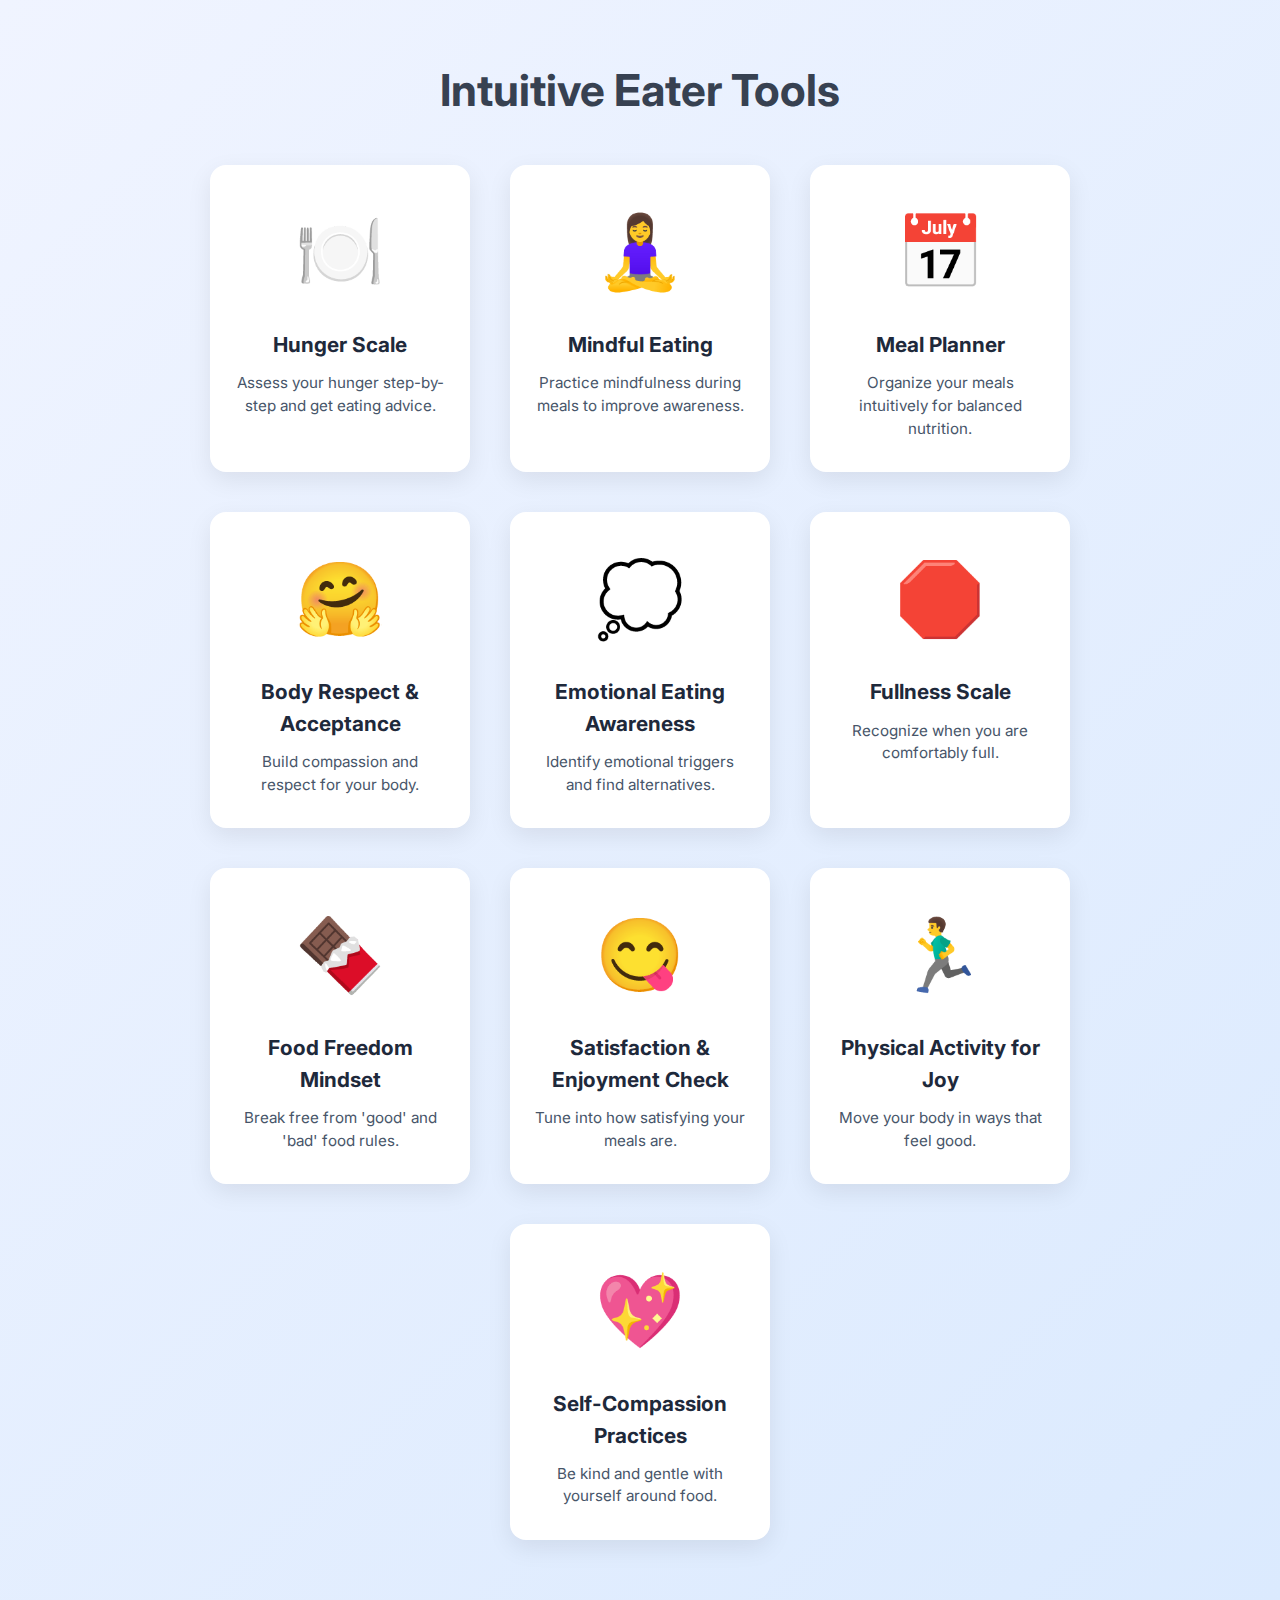
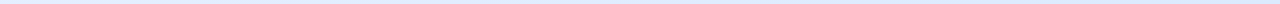
<file: index.html>
﻿<!DOCTYPE html>
<html lang="en" >
<head>
  <meta charset="UTF-8" />
  <meta name="viewport" content="width=device-width, initial-scale=1" />
  <title>Intuitive Eater Tools</title>
  <link href="https://cdn.jsdelivr.net/npm/bootstrap@5.3.0/dist/css/bootstrap.min.css" rel="stylesheet" />
  <link rel="stylesheet" href="styles.css" />
  <link href="https://fonts.googleapis.com/css2?family=Inter:wght@400;600;700&display=swap" rel="stylesheet" />
</head>
<body class="home-body">

  <h1>Intuitive Eater Tools</h1>

  <div class="tools-container">

    <div class="tool-card" role="button" tabindex="0" onclick="location.href='hunger-scale.html'" onkeypress="if(event.key==='Enter'){location.href='hunger-scale.html'}" aria-label="Go to Hunger Scale tool">
      <div class="tool-icon" aria-hidden="true">🍽️</div>
      <div class="tool-title">Hunger Scale</div>
      <div class="tool-desc">Assess your hunger step-by-step and get eating advice.</div>
    </div>

    <div class="tool-card" role="button" tabindex="0" onclick="alert('Coming soon!')" onkeypress="if(event.key==='Enter'){alert('Coming soon!')}" aria-label="Coming soon tool Mindful Eating">
      <div class="tool-icon" aria-hidden="true">🧘‍♀️</div>
      <div class="tool-title">Mindful Eating</div>
      <div class="tool-desc">Practice mindfulness during meals to improve awareness.</div>
    </div>

    <div class="tool-card" role="button" tabindex="0" onclick="alert('Coming soon!')" onkeypress="if(event.key==='Enter'){alert('Coming soon!')}" aria-label="Coming soon tool Meal Planner">
      <div class="tool-icon" aria-hidden="true">📅</div>
      <div class="tool-title">Meal Planner</div>
      <div class="tool-desc">Organize your meals intuitively for balanced nutrition.</div>
    </div>

    <div class="tool-card" role="button" tabindex="0" onclick="alert('Coming soon!')" onkeypress="if(event.key==='Enter'){alert('Coming soon!')}" aria-label="Coming soon tool Body Respect and Acceptance">
      <div class="tool-icon" aria-hidden="true">🤗</div>
      <div class="tool-title">Body Respect &amp; Acceptance</div>
      <div class="tool-desc">Build compassion and respect for your body.</div>
    </div>

    <div class="tool-card" role="button" tabindex="0" onclick="alert('Coming soon!')" onkeypress="if(event.key==='Enter'){alert('Coming soon!')}" aria-label="Coming soon tool Emotional Eating Awareness">
      <div class="tool-icon" aria-hidden="true">💭</div>
      <div class="tool-title">Emotional Eating Awareness</div>
      <div class="tool-desc">Identify emotional triggers and find alternatives.</div>
    </div>

<div class="tool-card" role="button" tabindex="0"
     onclick="location.href='fullness-scale.html'"
     onkeypress="if(event.key==='Enter'){location.href='fullness-scale.html'}"
     aria-label="Go to Fullness Scale tool">
  <div class="tool-icon" aria-hidden="true">🛑</div>
  <div class="tool-title">Fullness Scale</div>
  <div class="tool-desc">Recognize when you are comfortably full.</div>
</div>

    <div class="tool-card" role="button" tabindex="0" onclick="alert('Coming soon!')" onkeypress="if(event.key==='Enter'){alert('Coming soon!')}" aria-label="Coming soon tool Food Freedom Mindset">
      <div class="tool-icon" aria-hidden="true">🍫</div>
      <div class="tool-title">Food Freedom Mindset</div>
      <div class="tool-desc">Break free from 'good' and 'bad' food rules.</div>
    </div>

    <div class="tool-card" role="button" tabindex="0" onclick="alert('Coming soon!')" onkeypress="if(event.key==='Enter'){alert('Coming soon!')}" aria-label="Coming soon tool Satisfaction and Enjoyment Check">
      <div class="tool-icon" aria-hidden="true">😋</div>
      <div class="tool-title">Satisfaction &amp; Enjoyment Check</div>
      <div class="tool-desc">Tune into how satisfying your meals are.</div>
    </div>

    <div class="tool-card" role="button" tabindex="0" onclick="alert('Coming soon!')" onkeypress="if(event.key==='Enter'){alert('Coming soon!')}" aria-label="Coming soon tool Physical Activity for Joy">
      <div class="tool-icon" aria-hidden="true">🏃‍♂️</div>
      <div class="tool-title">Physical Activity for Joy</div>
      <div class="tool-desc">Move your body in ways that feel good.</div>
    </div>

    <div class="tool-card" role="button" tabindex="0" onclick="alert('Coming soon!')" onkeypress="if(event.key==='Enter'){alert('Coming soon!')}" aria-label="Coming soon tool Self-Compassion Practices">
      <div class="tool-icon" aria-hidden="true">💖</div>
      <div class="tool-title">Self-Compassion Practices</div>
      <div class="tool-desc">Be kind and gentle with yourself around food.</div>
    </div>

  </div>

</body>
</html>
</file>
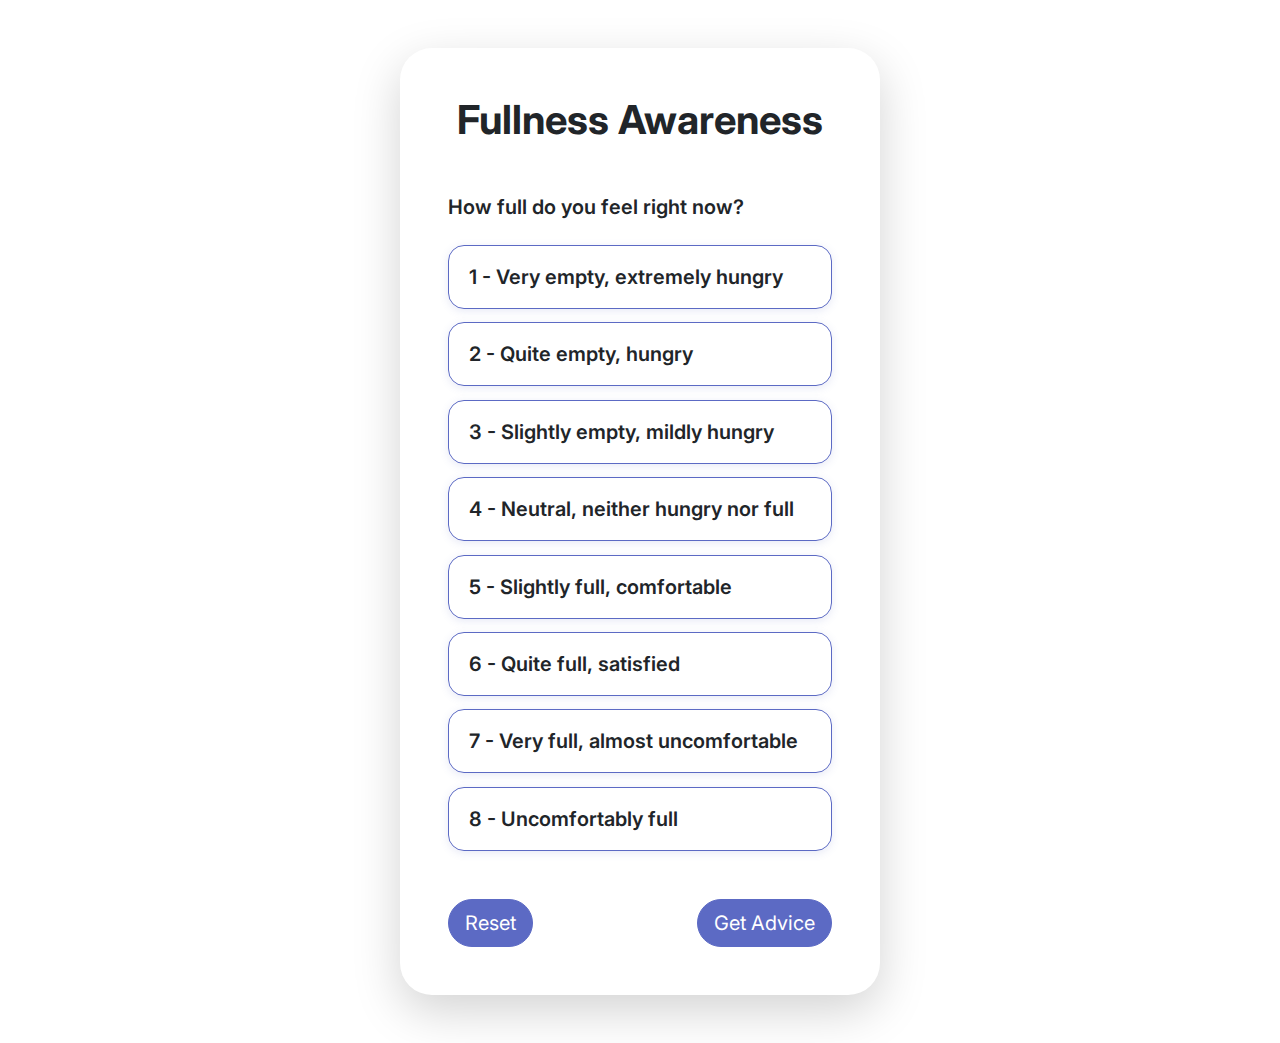
<file: fullness-scale.html>
<!DOCTYPE html>
<html lang="en">
<head>
  <meta charset="UTF-8" />
  <meta name="viewport" content="width=device-width, initial-scale=1" />
  <title>Fullness Scale - Intuitive Eater Tools</title>
  <link href="https://cdn.jsdelivr.net/npm/bootstrap@5.3.0/dist/css/bootstrap.min.css" rel="stylesheet" />
  <link rel="stylesheet" href="styles.css" />
  <link href="https://fonts.googleapis.com/css2?family=Inter:wght@400;600;700&display=swap" rel="stylesheet" />
</head>
<body class="bg-gradient-to-r from-indigo-50 via-white to-indigo-50 d-flex flex-column align-items-center py-5">

  <main class="bg-white rounded-5 shadow-lg p-5" style="max-width:480px; width:90vw; font-family: 'Inter', sans-serif;">
    <h1 class="text-center fw-bold mb-5 display-6 text-indigo-900">Fullness Awareness</h1>

    <form id="fullnessForm" aria-live="polite" aria-atomic="true" novalidate>
      <p class="fw-semibold fs-5 mb-4" id="fullnessQuestion">How full do you feel right now?</p>
      <div class="btn-group-vertical w-100" role="group" aria-labelledby="fullnessQuestion">
        <input type="radio" class="btn-check" name="fullness" id="f-opt1" value="0" required autocomplete="off" />
        <label class="btn btn-outline-indigo rounded-4 py-3 fs-5" for="f-opt1">1 - Very empty, extremely hungry</label>

        <input type="radio" class="btn-check" name="fullness" id="f-opt2" value="1" autocomplete="off" />
        <label class="btn btn-outline-indigo rounded-4 py-3 fs-5" for="f-opt2">2 - Quite empty, hungry</label>

        <input type="radio" class="btn-check" name="fullness" id="f-opt3" value="2" autocomplete="off" />
        <label class="btn btn-outline-indigo rounded-4 py-3 fs-5" for="f-opt3">3 - Slightly empty, mildly hungry</label>

        <input type="radio" class="btn-check" name="fullness" id="f-opt4" value="3" autocomplete="off" />
        <label class="btn btn-outline-indigo rounded-4 py-3 fs-5" for="f-opt4">4 - Neutral, neither hungry nor full</label>

        <input type="radio" class="btn-check" name="fullness" id="f-opt5" value="4" autocomplete="off" />
        <label class="btn btn-outline-indigo rounded-4 py-3 fs-5" for="f-opt5">5 - Slightly full, comfortable</label>

        <input type="radio" class="btn-check" name="fullness" id="f-opt6" value="5" autocomplete="off" />
        <label class="btn btn-outline-indigo rounded-4 py-3 fs-5" for="f-opt6">6 - Quite full, satisfied</label>

        <input type="radio" class="btn-check" name="fullness" id="f-opt7" value="6" autocomplete="off" />
        <label class="btn btn-outline-indigo rounded-4 py-3 fs-5" for="f-opt7">7 - Very full, almost uncomfortable</label>

        <input type="radio" class="btn-check" name="fullness" id="f-opt8" value="7" autocomplete="off" />
        <label class="btn btn-outline-indigo rounded-4 py-3 fs-5" for="f-opt8">8 - Uncomfortably full</label>
      </div>

      <div class="d-flex justify-content-between mt-5">
        <button id="resetBtn" type="button" class="btn btn-indigo btn-lg rounded-pill">Reset</button>
        <button id="submitBtn" type="submit" class="btn btn-indigo btn-lg rounded-pill">Get Advice</button>
      </div>
    </form>

    <div id="result" class="alert alert-indigo mt-5 fs-5 fw-semibold text-center" role="alert" style="display:none;"></div>
  </main>

  <script src="fullness-scale.js"></script>
</body>
</html>
</file>
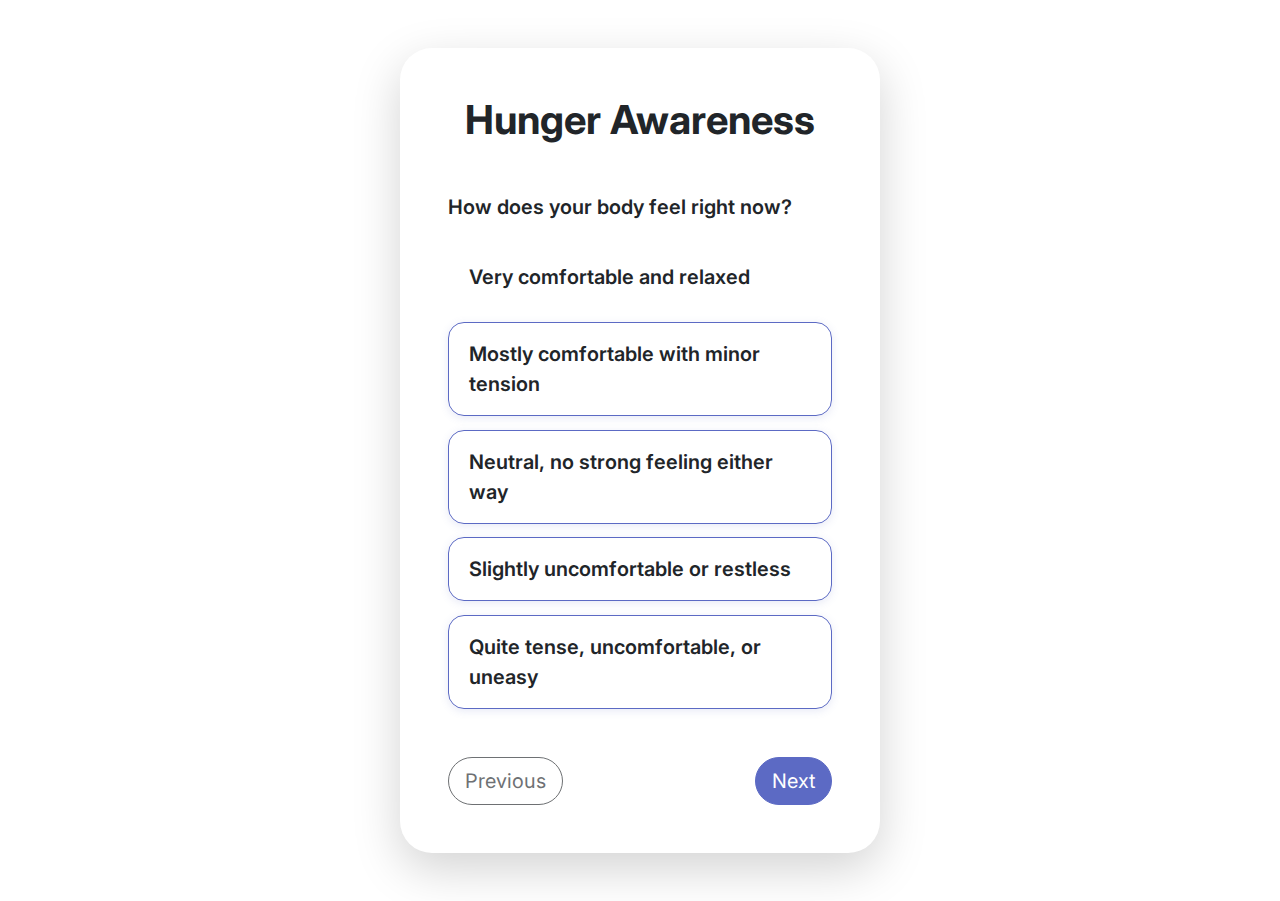
<file: hunger-scale.html>
<!DOCTYPE html>
<html lang="en" >
<head>
  <meta charset="UTF-8" />
  <meta name="viewport" content="width=device-width, initial-scale=1" />
  <title>Hunger Scale - Intuitive Eater Tools</title>
  <link href="https://cdn.jsdelivr.net/npm/bootstrap@5.3.0/dist/css/bootstrap.min.css" rel="stylesheet" />
  <link rel="stylesheet" href="styles.css" />
  <link href="https://fonts.googleapis.com/css2?family=Inter:wght@400;600;700&display=swap" rel="stylesheet" />
</head>
<body class="bg-gradient-to-r from-indigo-50 via-white to-indigo-50 d-flex flex-column align-items-center py-5">

  <main class="bg-white rounded-5 shadow-lg p-5" style="max-width:480px; width:90vw; font-family: 'Inter', sans-serif;">
    <h1 class="text-center fw-bold mb-5 display-6 text-indigo-900">Hunger Awareness</h1>

    <form id="hungerForm" aria-live="polite" aria-atomic="true" novalidate>
      <!-- Step 1 -->
      <div class="step active" data-step="1">
        <p class="fw-semibold fs-5 mb-4" id="q1">How does your body feel right now?</p>
        <div class="btn-group-vertical w-100" role="group" aria-labelledby="q1">
          <input type="radio" class="btn-check" name="step1" id="s1-opt1" value="0" required autocomplete="off" />
          <label class="btn btn-outline-indigo rounded-4 py-3 fs-5" for="s1-opt1">Very comfortable and relaxed</label>

          <input type="radio" class="btn-check" name="step1" id="s1-opt2" value="1" autocomplete="off" />
          <label class="btn btn-outline-indigo rounded-4 py-3 fs-5" for="s1-opt2">Mostly comfortable with minor tension</label>

          <input type="radio" class="btn-check" name="step1" id="s1-opt3" value="2" autocomplete="off" />
          <label class="btn btn-outline-indigo rounded-4 py-3 fs-5" for="s1-opt3">Neutral, no strong feeling either way</label>

          <input type="radio" class="btn-check" name="step1" id="s1-opt4" value="3" autocomplete="off" />
          <label class="btn btn-outline-indigo rounded-4 py-3 fs-5" for="s1-opt4">Slightly uncomfortable or restless</label>

          <input type="radio" class="btn-check" name="step1" id="s1-opt5" value="4" autocomplete="off" />
          <label class="btn btn-outline-indigo rounded-4 py-3 fs-5" for="s1-opt5">Quite tense, uncomfortable, or uneasy</label>
        </div>
      </div>

      <!-- Step 2 -->
      <div class="step" data-step="2">
        <p class="fw-semibold fs-5 mb-4" id="q2">How is your mood right now?</p>
        <div class="btn-group-vertical w-100" role="group" aria-labelledby="q2">
          <input type="radio" class="btn-check" name="step2" id="s2-opt1" value="0" required autocomplete="off" />
          <label class="btn btn-outline-indigo rounded-4 py-3 fs-5" for="s2-opt1">Very calm and happy</label>

          <input type="radio" class="btn-check" name="step2" id="s2-opt2" value="1" autocomplete="off" />
          <label class="btn btn-outline-indigo rounded-4 py-3 fs-5" for="s2-opt2">Mostly calm, a little distracted</label>

          <input type="radio" class="btn-check" name="step2" id="s2-opt3" value="2" autocomplete="off" />
          <label class="btn btn-outline-indigo rounded-4 py-3 fs-5" for="s2-opt3">Neutral mood</label>

          <input type="radio" class="btn-check" name="step2" id="s2-opt4" value="3" autocomplete="off" />
          <label class="btn btn-outline-indigo rounded-4 py-3 fs-5" for="s2-opt4">A bit irritable or short-tempered</label>

          <input type="radio" class="btn-check" name="step2" id="s2-opt5" value="4" autocomplete="off" />
          <label class="btn btn-outline-indigo rounded-4 py-3 fs-5" for="s2-opt5">Easily annoyed, cranky, or snappy</label>

          <input type="radio" class="btn-check" name="step2" id="s2-opt6" value="5" autocomplete="off" />
          <label class="btn btn-outline-indigo rounded-4 py-3 fs-5" for="s2-opt6">Struggling to keep a positive mood</label>
        </div>
      </div>

      <!-- Step 3 -->
      <div class="step" data-step="3">
        <p class="fw-semibold fs-5 mb-4" id="q3">How is your energy level?</p>
        <div class="btn-group-vertical w-100" role="group" aria-labelledby="q3">
          <input type="radio" class="btn-check" name="step3" id="s3-opt1" value="0" required autocomplete="off" />
          <label class="btn btn-outline-indigo rounded-4 py-3 fs-5" for="s3-opt1">Fully alert and energized</label>

          <input type="radio" class="btn-check" name="step3" id="s3-opt2" value="1" autocomplete="off" />
          <label class="btn btn-outline-indigo rounded-4 py-3 fs-5" for="s3-opt2">Mostly alert, slight tiredness</label>

          <input type="radio" class="btn-check" name="step3" id="s3-opt3" value="2" autocomplete="off" />
          <label class="btn btn-outline-indigo rounded-4 py-3 fs-5" for="s3-opt3">Neutral, neither tired nor energetic</label>

          <input type="radio" class="btn-check" name="step3" id="s3-opt4" value="3" autocomplete="off" />
          <label class="btn btn-outline-indigo rounded-4 py-3 fs-5" for="s3-opt4">Somewhat tired or sluggish</label>

          <input type="radio" class="btn-check" name="step3" id="s3-opt5" value="4" autocomplete="off" />
          <label class="btn btn-outline-indigo rounded-4 py-3 fs-5" for="s3-opt5">Very tired, heavy, or “blah” feeling</label>

          <input type="radio" class="btn-check" name="step3" id="s3-opt6" value="5" autocomplete="off" />
          <label class="btn btn-outline-indigo rounded-4 py-3 fs-5" for="s3-opt6">Extremely fatigued or drained</label>
        </div>
      </div>

      <!-- Step 4 -->
      <div class="step" data-step="4">
        <p class="fw-semibold fs-5 mb-4" id="q4">What sensations do you feel in your head?</p>
        <div class="btn-group-vertical w-100" role="group" aria-labelledby="q4">
          <input type="radio" class="btn-check" name="step4" id="s4-opt1" value="0" required autocomplete="off" />
          <label class="btn btn-outline-indigo rounded-4 py-3 fs-5" for="s4-opt1">No unusual feelings</label>

          <input type="radio" class="btn-check" name="step4" id="s4-opt2" value="1" autocomplete="off" />
          <label class="btn btn-outline-indigo rounded-4 py-3 fs-5" for="s4-opt2">Mild tension or pressure</label>

          <input type="radio" class="btn-check" name="step4" id="s4-opt3" value="2" autocomplete="off" />
          <label class="btn btn-outline-indigo rounded-4 py-3 fs-5" for="s4-opt3">Slight headache or dull ache</label>

          <input type="radio" class="btn-check" name="step4" id="s4-opt4" value="3" autocomplete="off" />
          <label class="btn btn-outline-indigo rounded-4 py-3 fs-5" for="s4-opt4">Light-headed or dizzy sometimes</label>

          <input type="radio" class="btn-check" name="step4" id="s4-opt5" value="4" autocomplete="off" />
          <label class="btn btn-outline-indigo rounded-4 py-3 fs-5" for="s4-opt5">Trouble concentrating or zoning out</label>

          <input type="radio" class="btn-check" name="step4" id="s4-opt6" value="5" autocomplete="off" />
          <label class="btn btn-outline-indigo rounded-4 py-3 fs-5" for="s4-opt6">Feeling faint or woozy</label>
        </div>
      </div>

      <!-- Step 5 -->
      <div class="step" data-step="5">
        <p class="fw-semibold fs-5 mb-4" id="q5">How does your stomach feel?</p>
        <div class="btn-group-vertical w-100" role="group" aria-labelledby="q5">
          <input type="radio" class="btn-check" name="step5" id="s5-opt1" value="0" required autocomplete="off" />
          <label class="btn btn-outline-indigo rounded-4 py-3 fs-5" for="s5-opt1">Comfortable and neutral</label>

          <input type="radio" class="btn-check" name="step5" id="s5-opt2" value="1" autocomplete="off" />
          <label class="btn btn-outline-indigo rounded-4 py-3 fs-5" for="s5-opt2">Mild emptiness, slight awareness</label>

          <input type="radio" class="btn-check" name="step5" id="s5-opt3" value="2" autocomplete="off" />
          <label class="btn btn-outline-indigo rounded-4 py-3 fs-5" for="s5-opt3">Occasional mild gurgling or hunger pangs</label>

          <input type="radio" class="btn-check" name="step5" id="s5-opt4" value="3" autocomplete="off" />
          <label class="btn btn-outline-indigo rounded-4 py-3 fs-5" for="s5-opt4">Strong gurgling or gnawing sensation</label>

          <input type="radio" class="btn-check" name="step5" id="s5-opt5" value="4" autocomplete="off" />
          <label class="btn btn-outline-indigo rounded-4 py-3 fs-5" for="s5-opt5">Uncomfortable pangs or cramps</label>

          <input type="radio" class="btn-check" name="step5" id="s5-opt6" value="5" autocomplete="off" />
          <label class="btn btn-outline-indigo rounded-4 py-3 fs-5" for="s5-opt6">Painful or sharp hunger sensations</label>
        </div>
      </div>

      <!-- Step 6 -->
      <div class="step" data-step="6">
        <p class="fw-semibold fs-5 mb-4" id="q6">Are there other physical signs?</p>
        <div class="btn-group-vertical w-100" role="group" aria-labelledby="q6">
          <input type="radio" class="btn-check" name="step6" id="s6-opt1" value="0" required autocomplete="off" />
          <label class="btn btn-outline-indigo rounded-4 py-3 fs-5" for="s6-opt1">No other signs</label>

          <input type="radio" class="btn-check" name="step6" id="s6-opt2" value="1" autocomplete="off" />
          <label class="btn btn-outline-indigo rounded-4 py-3 fs-5" for="s6-opt2">Slight salivation or mouth watering</label>

          <input type="radio" class="btn-check" name="step6" id="s6-opt3" value="2" autocomplete="off" />
          <label class="btn btn-outline-indigo rounded-4 py-3 fs-5" for="s6-opt3">Feeling a bit shaky or trembling</label>

          <input type="radio" class="btn-check" name="step6" id="s6-opt4" value="3" autocomplete="off" />
          <label class="btn btn-outline-indigo rounded-4 py-3 fs-5" for="s6-opt4">Weakness or trembling all over</label>

          <input type="radio" class="btn-check" name="step6" id="s6-opt5" value="4" autocomplete="off" />
          <label class="btn btn-outline-indigo rounded-4 py-3 fs-5" for="s6-opt5">Sweaty or trembling strongly</label>
        </div>
      </div>
    </form>

    <div class="d-flex justify-content-between mt-5">
      <button id="prevBtn" class="btn btn-indigo btn-lg rounded-pill" disabled>Previous</button>
      <button id="nextBtn" class="btn btn-indigo btn-lg rounded-pill">Next</button>
    </div>

    <div id="result" class="alert alert-indigo mt-5 fs-5 fw-semibold text-center" role="alert" style="display:none;"></div>
  </main>

  <!-- Bootstrap JS Bundle -->
  <script src="https://cdn.jsdelivr.net/npm/bootstrap@5.3.0/dist/js/bootstrap.bundle.min.js"></script>
  <script src="script.js"></script>
</body>
</html>
</file>
<file: styles.css>
﻿/* Home page body and layout */
.home-body {
  font-family: 'Inter', sans-serif;
  background: linear-gradient(135deg, #f0f4ff, #dbeafe);
  min-height: 100vh;
  display: flex;
  flex-direction: column;
  align-items: center;
  padding: 4rem 1rem;
}

.home-body h1 {
  font-weight: 700;
  color: #374151;
  margin-bottom: 3rem;
  text-align: center;
  font-size: 2.75rem;
}

.tools-container {
  display: flex;
  flex-wrap: wrap;
  gap: 2.5rem;
  justify-content: center;
  max-width: 900px;
  width: 100%;
}

.tool-card {
  background: white;
  border-radius: 1rem;
  box-shadow: 0 8px 24px rgba(0, 0, 0, 0.08);
  width: 260px;
  padding: 2rem 1.5rem;
  text-align: center;
  transition: box-shadow 0.3s ease, transform 0.3s ease;
  cursor: pointer;
  user-select: none;
  outline-offset: 4px;
}

.tool-card:focus-visible {
  box-shadow: 0 0 0 0.3rem #4f46e5aa;
  outline: none;
}

.tool-card:hover {
  box-shadow: 0 12px 36px rgba(0, 0, 0, 0.14);
  transform: translateY(-6px);
}

.tool-icon {
  font-size: 4.5rem;
  color: #4f46e5;
  margin-bottom: 1.5rem;
}

.tool-title {
  font-size: 1.3rem;
  font-weight: 700;
  color: #1e293b;
  margin-bottom: 0.75rem;
}

.tool-desc {
  font-size: 0.95rem;
  color: #475569;
}

/* Existing hunger scale styles below */

:root {
  --bs-indigo: #5c6ac4;
  --bs-indigo-rgb: 92,106,196;
}

.btn-indigo {
  --bs-btn-bg: var(--bs-indigo);
  --bs-btn-border-color: var(--bs-indigo);
  --bs-btn-hover-bg: #4a56b5;
  --bs-btn-hover-border-color: #4a56b5;
  --bs-btn-active-bg: #3b4496;
  --bs-btn-active-border-color: #3b4496;
  color: #fff;
}

.btn-indigo:hover,
.btn-indigo:focus {
  color: #fff;
  background-color: var(--bs-btn-hover-bg);
  border-color: var(--bs-btn-hover-border-color);
  box-shadow: 0 0 0 0.25rem rgba(var(--bs-indigo-rgb), 0.5);
}

.btn-indigo:active {
  background-color: var(--bs-btn-active-bg);
  border-color: var(--bs-btn-active-border-color);
  box-shadow: none;
}

.step {
  display: none;
  user-select: none;
  animation: fadeIn 0.4s ease forwards;
}

.step.active {
  display: block;
}

@keyframes fadeIn {
  from {opacity: 0; transform: translateY(16px);}
  to {opacity: 1; transform: translateY(0);}
}

.alert-indigo {
  background-color: #e0e7ff;
  border-color: #5c6ac4;
  color: #3730a3;
}

.btn-group-vertical .btn {
  text-align: left;
  border: 1.5px solid #5c6ac4;
  box-shadow: 0 2px 8px rgb(92 106 196 / 0.15);
  margin-bottom: 0.9rem !important;
  padding-left: 1.25rem;
  padding-right: 1rem;
  transition: box-shadow 0.3s ease, background-color 0.3s ease;
  user-select: none;
  font-weight: 600;
  cursor: pointer;
}

.btn-group-vertical .btn:last-child {
  margin-bottom: 0 !important;
}

.btn-group-vertical .btn:hover,
.btn-check:checked + .btn {
  box-shadow: 0 4px 16px rgb(92 106 196 / 0.45);
  background-color: #5c6ac4;
  color: white;
}
</file>
